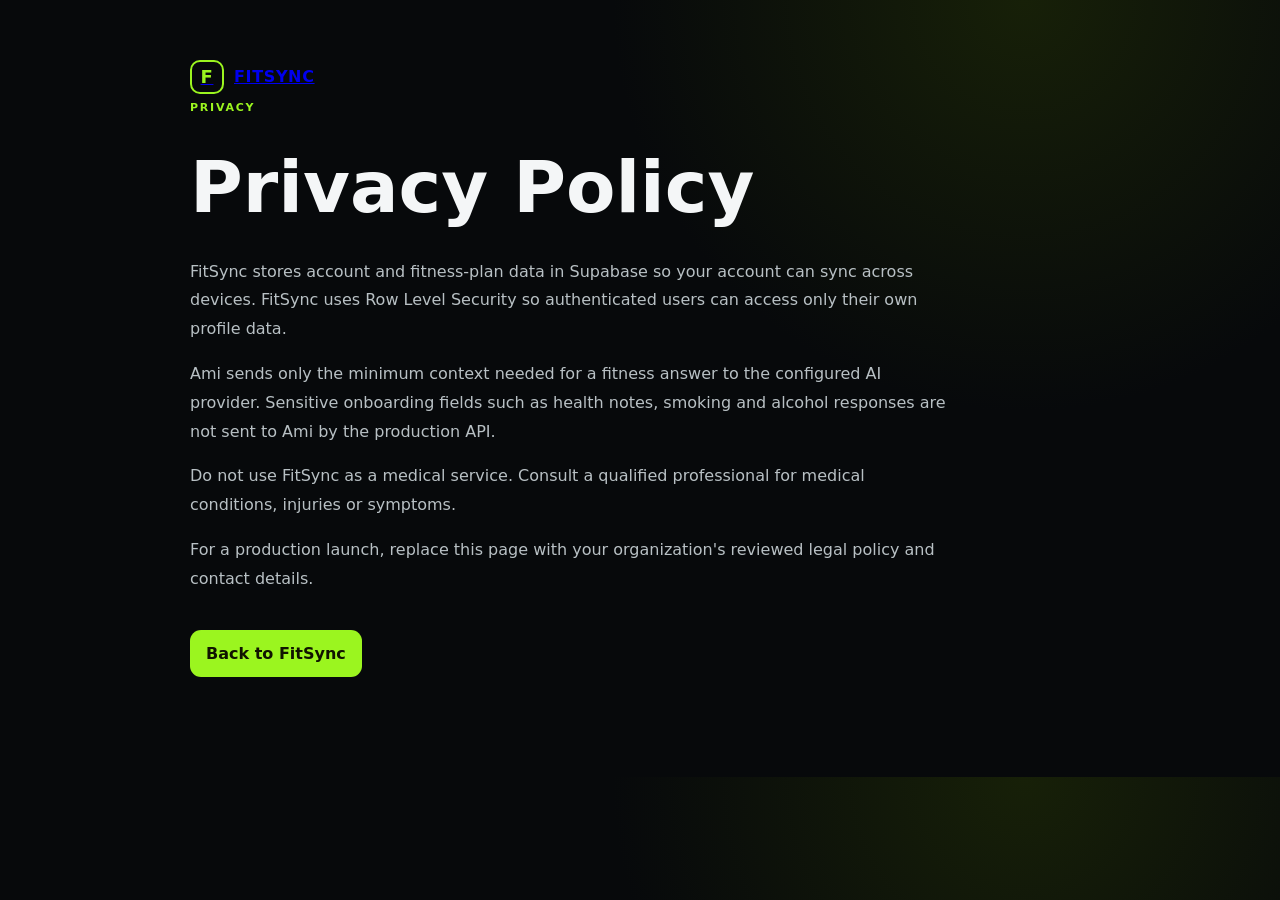
<file: privacy.html>
<!doctype html><html lang="en"><head><meta charset="utf-8"><meta name="viewport" content="width=device-width,initial-scale=1"><title>FitSync — Privacy Policy</title><link rel="stylesheet" href="style.css"><link rel="icon" href="favicon.svg"></head><body><main class="legal-page"><a class="brand" href="/"><span class="brand-mark">F</span><span>FITSYNC</span></a><span class="eyebrow">PRIVACY</span><h1>Privacy Policy</h1><p>FitSync stores account and fitness-plan data in Supabase so your account can sync across devices. FitSync uses Row Level Security so authenticated users can access only their own profile data.</p><p>Ami sends only the minimum context needed for a fitness answer to the configured AI provider. Sensitive onboarding fields such as health notes, smoking and alcohol responses are not sent to Ami by the production API.</p><p>Do not use FitSync as a medical service. Consult a qualified professional for medical conditions, injuries or symptoms.</p><p>For a production launch, replace this page with your organization's reviewed legal policy and contact details.</p><a class="primary-btn" href="/">Back to FitSync</a></main></body></html>
</file>
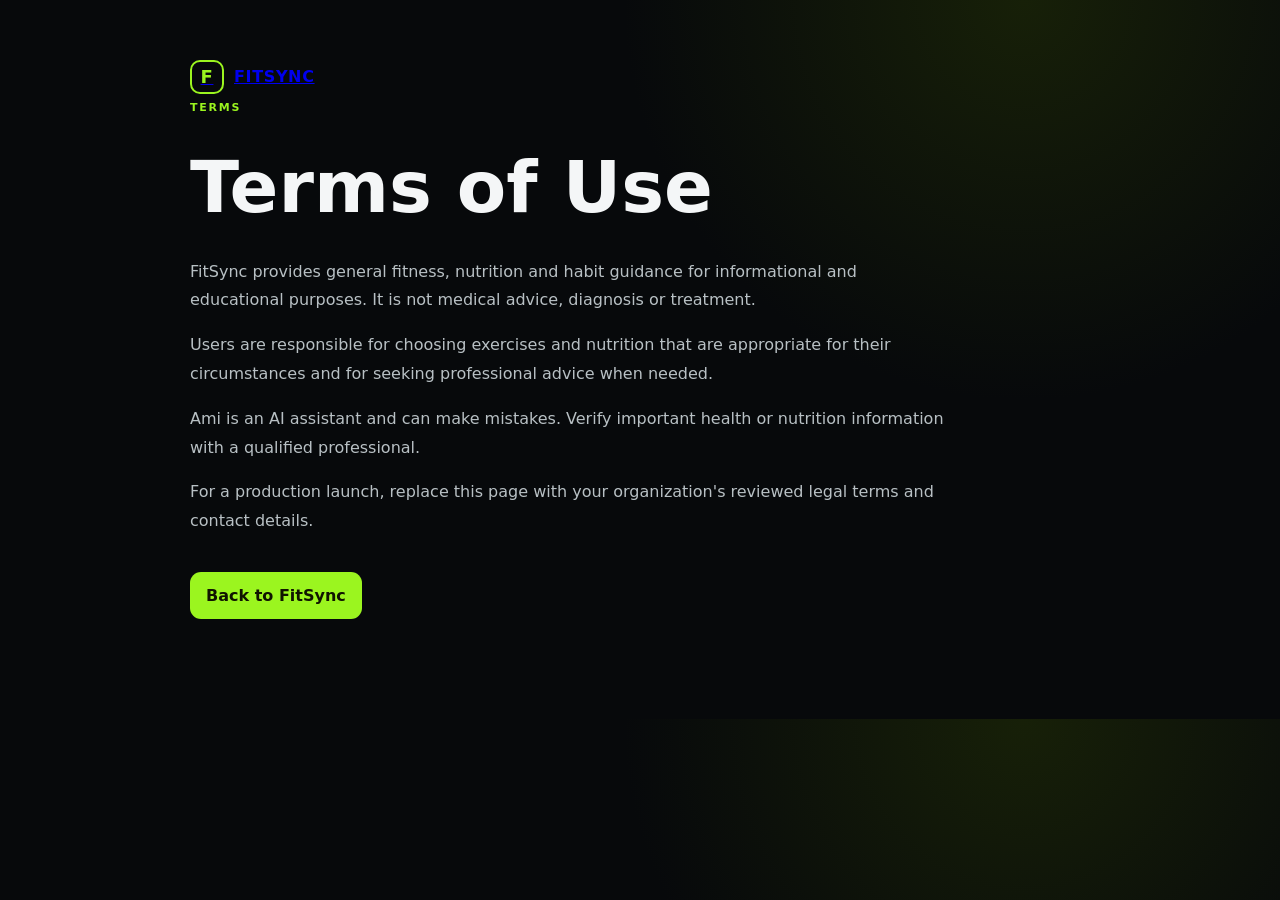
<file: terms.html>
<!doctype html><html lang="en"><head><meta charset="utf-8"><meta name="viewport" content="width=device-width,initial-scale=1"><title>FitSync — Terms</title><link rel="stylesheet" href="style.css"><link rel="icon" href="favicon.svg"></head><body><main class="legal-page"><a class="brand" href="/"><span class="brand-mark">F</span><span>FITSYNC</span></a><span class="eyebrow">TERMS</span><h1>Terms of Use</h1><p>FitSync provides general fitness, nutrition and habit guidance for informational and educational purposes. It is not medical advice, diagnosis or treatment.</p><p>Users are responsible for choosing exercises and nutrition that are appropriate for their circumstances and for seeking professional advice when needed.</p><p>Ami is an AI assistant and can make mistakes. Verify important health or nutrition information with a qualified professional.</p><p>For a production launch, replace this page with your organization's reviewed legal terms and contact details.</p><a class="primary-btn" href="/">Back to FitSync</a></main></body></html>
</file>
<file: style.css>
:root{--bg:#07090b;--panel:#101419;--panel2:#151b20;--line:#293138;--text:#f4f6f7;--muted:#9aa4aa;--accent:#9bf51f;--accent2:#c8ff72;--danger:#ff6868;--shadow:0 18px 50px rgba(0,0,0,.28)}
*{box-sizing:border-box}html{scroll-behavior:smooth}body{margin:0;background:radial-gradient(circle at 80% 0%,#172008 0,#07090b 32%);color:var(--text);font-family:Inter,system-ui,sans-serif;line-height:1.45}button,input,select{font:inherit}button{cursor:pointer}button:disabled{cursor:not-allowed;opacity:.45}.hidden{display:none!important}.muted{color:var(--muted)}.eyebrow{font-size:11px;font-weight:800;letter-spacing:.16em;color:var(--accent);text-transform:uppercase}.brand{display:flex;align-items:center;gap:10px;font-weight:900;letter-spacing:.04em}.brand-mark{width:34px;height:34px;display:grid;place-items:center;border:2px solid var(--accent);border-radius:10px;color:var(--accent);font-size:18px}.wide{width:100%}
.auth-screen{min-height:100vh;display:grid;grid-template-columns:1.15fr .85fr}.auth-visual{padding:70px;display:flex;flex-direction:column;justify-content:space-between;background:linear-gradient(135deg,rgba(155,245,31,.07),transparent 55%)}.auth-copy{max-width:760px}.auth-copy h1{font-size:clamp(48px,7vw,86px);line-height:.98;margin:22px 0}.auth-copy h1 span{color:var(--accent)}.auth-copy p{max-width:650px;font-size:18px;color:#b9c0c5}.mini-stats{display:flex;gap:14px;margin-top:40px}.mini-stats div{border:1px solid var(--line);background:rgba(255,255,255,.025);border-radius:16px;padding:16px 22px;min-width:130px}.mini-stats b{display:block;color:var(--accent);font-size:23px}.mini-stats small{color:var(--muted)}.auth-panel{display:grid;place-items:center;padding:30px;background:#090c0f;border-left:1px solid var(--line)}.auth-box{width:min(470px,100%)}.mobile-brand{display:none}.auth-tabs{display:grid;grid-template-columns:1fr 1fr;border-bottom:1px solid var(--line);margin-bottom:32px}.auth-tab{background:none;border:0;color:var(--muted);padding:15px;font-weight:700}.auth-tab.active{color:var(--text);border-bottom:2px solid var(--accent)}.auth-form{display:grid;gap:16px}.auth-form h2{font-size:30px;margin:0}.auth-form label,.field label{display:grid;gap:7px;color:#dbe0e3;font-size:13px;font-weight:700}.auth-form input,.field input,.field select,.field textarea,.search-input{width:100%;border:1px solid var(--line);background:#0b0f12;color:var(--text);border-radius:12px;padding:13px 14px;outline:none}.auth-form input:focus,.field input:focus,.field select:focus,.field textarea:focus,.search-input:focus{border-color:var(--accent)}.primary-btn,.outline-btn,.ghost-btn,.text-btn,.icon-btn,.logout-btn{border:0;border-radius:11px;padding:12px 16px;font-weight:800}.primary-btn{background:var(--accent);color:#101400}.outline-btn{background:transparent;color:var(--text);border:1px solid var(--line)}.ghost-btn{background:rgba(255,255,255,.05);color:var(--text);border:1px solid rgba(255,255,255,.08)}.text-btn{padding:5px;background:none;color:var(--accent)}.icon-btn{background:rgba(255,255,255,.06);color:var(--text);width:38px;height:38px;padding:0}.primary-btn:hover{filter:brightness(1.08)}.outline-btn:hover,.ghost-btn:hover,.logout-btn:hover{border-color:#52606a;background:#171d22}.form-message{min-height:20px;color:var(--danger);margin:0}.demo-note{color:#6f7a80;font-size:12px}
.app{min-height:100vh}.sidebar{position:fixed;left:0;top:0;bottom:0;width:250px;background:#0b0f12;border-right:1px solid var(--line);padding:25px 16px;display:flex;flex-direction:column;z-index:30}.side-label{color:#5f696f;font-size:10px;font-weight:800;letter-spacing:.16em;margin:28px 10px 10px}.sidebar nav{display:grid;gap:5px}.nav-item{border:0;background:transparent;color:#8e999f;text-align:left;padding:12px;border-radius:10px;font-weight:700;display:flex;align-items:center;gap:12px}.nav-item span{width:20px;text-align:center;font-size:17px}.nav-item:hover,.nav-item.active{background:#171d20;color:#fff}.nav-item.active{box-shadow:inset 3px 0 var(--accent)}.side-bottom{margin-top:auto;display:grid;gap:9px}.streak-card{display:flex;gap:10px;align-items:center;border:1px solid var(--line);background:#11161a;border-radius:13px;padding:12px}.streak-card>span{font-size:22px}.streak-card b,.streak-card small{display:block}.streak-card small{font-size:10px;color:var(--muted)}.logout-btn{background:transparent;border:1px solid var(--line);color:#b6bec2;text-align:left}.main{margin-left:250px;width:calc(100% - 250px);padding:0 34px 50px}.topbar{height:90px;display:flex;align-items:center;justify-content:space-between;border-bottom:1px solid rgba(255,255,255,.06);position:sticky;top:0;background:rgba(7,9,11,.88);backdrop-filter:blur(18px);z-index:15}.top-kicker{font-size:10px;color:#687279;letter-spacing:.16em;font-weight:800;margin:0 0 3px}.topbar h2{margin:0;font-size:18px}.top-actions{display:flex;align-items:center;gap:12px}.xp-pill{border:1px solid var(--line);padding:9px 13px;border-radius:20px;color:var(--accent);font-size:12px}.avatar{width:38px;height:38px;border-radius:50%;border:1px solid #425047;background:#1a211c;color:var(--accent);font-weight:900}.menu-btn{display:none;background:none;color:#fff;border:0;font-size:22px}
.page{display:none;padding-top:34px}.page.active{display:block}.page-title{margin-bottom:28px}.page-title h1{font-size:clamp(30px,4vw,48px);line-height:1.05;margin:8px 0}.page-title p{color:var(--muted);max-width:780px}.hero-card{display:grid;grid-template-columns:1fr 180px;gap:20px;align-items:center;background:linear-gradient(135deg,#131a14,#101419 60%);border:1px solid #344129;border-radius:22px;padding:34px;box-shadow:var(--shadow)}.hero-card h1{font-size:clamp(34px,5vw,58px);margin:10px 0}.hero-card p{color:#b5bdc0;max-width:680px}.hero-actions{display:flex;gap:10px;flex-wrap:wrap}.hero-ring{width:150px;height:150px;border-radius:50%;display:grid;place-items:center;margin-left:auto;background:conic-gradient(var(--accent) 0deg,#263027 0deg);position:relative}.hero-ring:before{content:"";position:absolute;inset:10px;background:#101419;border-radius:50%}.hero-ring>div{position:relative;text-align:center}.hero-ring b{display:block;font-size:30px}.hero-ring small{color:var(--muted)}.quote-strip{margin:20px 0;display:grid;grid-template-columns:auto 1fr auto;align-items:center;gap:14px;padding:17px 20px;border:1px solid var(--line);background:#0f1418;border-radius:17px}.quote-mark{font-size:40px;color:var(--accent);line-height:1}.quote-strip p{font-size:17px;margin:3px 0;font-weight:700}.quote-strip small{color:var(--muted)}.section-heading,.panel-head{display:flex;align-items:center;justify-content:space-between;gap:15px}.section-heading{margin:28px 0 14px}.section-heading h3,.panel-head h3{margin:3px 0 0}.nutrition-grid{display:grid;grid-template-columns:repeat(4,1fr);gap:12px}.nutrition-card,.metric-card,.panel,.workout-card,.meal-card,.progress-card,.challenge-card,.source-card{border:1px solid var(--line);background:rgba(16,20,24,.88);border-radius:15px}.nutrition-card{display:flex;gap:12px;align-items:center;padding:15px}.ring{width:48px;height:48px;border-radius:50%;display:grid;place-items:center;background:#182019;border:1px solid #31402a}.nutrition-card small,.nutrition-card strong,.nutrition-card span{display:block}.nutrition-card small{font-size:9px;color:var(--muted);letter-spacing:.1em;font-weight:800}.nutrition-card strong{font-size:18px}.nutrition-card span{font-size:10px;color:#7d898f}.metric-grid{display:grid;grid-template-columns:repeat(4,1fr);gap:12px;margin-top:14px}.metric-card{padding:16px}.metric-card>span{font-size:21px}.metric-card small,.metric-card strong{display:block}.metric-card small{color:var(--muted);font-size:11px;margin-top:7px}.metric-card strong{font-size:23px;margin:2px 0 10px}.metric-card button{border:0;background:#182017;color:var(--accent);border-radius:8px;padding:7px 9px;font-size:11px;font-weight:800}.dashboard-grid{display:grid;grid-template-columns:1fr 1fr;gap:14px;margin-top:14px}.panel{padding:20px}.energy-options{display:grid;grid-template-columns:repeat(3,1fr);gap:8px;margin:15px 0}.energy-options button{border:1px solid var(--line);background:#0c1013;color:#fff;border-radius:11px;padding:12px;display:grid;gap:4px}.energy-options button.selected{border-color:var(--accent);background:#15200f}.adaptive-result{padding:12px;border-radius:10px;background:#151c16;color:#d5e4ca}.plan-list{display:grid;gap:9px;margin-top:12px}.plan-item{display:flex;align-items:center;gap:10px;padding:10px;border-radius:10px;background:#0c1013;border:1px solid #20282d}.plan-item b{font-size:13px}.plan-item span{margin-left:auto;color:var(--muted);font-size:11px}
.filter-row{display:flex;gap:8px;flex-wrap:wrap;margin-bottom:18px}.filter{border:1px solid var(--line);background:#0d1114;color:#9da6ab;border-radius:20px;padding:8px 13px;font-weight:700}.filter.active{color:#0d1207;background:var(--accent);border-color:var(--accent)}.workout-grid{display:grid;grid-template-columns:repeat(2,1fr);gap:14px}.workout-card{padding:18px;overflow:hidden}.workout-visual{height:125px;border-radius:12px;background:linear-gradient(135deg,#1d2b16,#11171a);display:grid;place-items:center;font-size:52px;margin-bottom:14px}.workout-card>span{font-size:10px;color:var(--accent);font-weight:800;letter-spacing:.12em}.workout-card h3{margin:7px 0}.workout-card p{color:var(--muted);min-height:45px}.workout-card button{width:100%;margin-top:10px}.safety-panel{margin-top:14px;border-color:#3b3327}.safety-panel p{color:#b2aba0}
.diet-top{display:grid;grid-template-columns:1fr 1fr;gap:14px;margin-bottom:14px}.diet-score,.macro-note{border:1px solid var(--line);background:#101419;border-radius:15px;padding:20px}.diet-score strong{font-size:28px;display:block;margin:3px 0}.score-bar,.progress-track{height:8px;background:#20282d;border-radius:20px;overflow:hidden}.score-bar i,.progress-track i{height:100%;display:block;background:var(--accent);width:0}.macro-note{display:flex;flex-direction:column;justify-content:center;gap:7px}.macro-note b{font-size:18px}.macro-note span{color:var(--muted);font-size:13px}.meal-grid{display:grid;grid-template-columns:repeat(3,1fr);gap:12px;margin-bottom:14px}.meal-card{padding:18px;display:flex;gap:13px;align-items:flex-start}.meal-card .meal-icon{font-size:27px}.meal-card small{color:var(--accent);font-size:9px;font-weight:800}.meal-card h3{margin:3px 0}.meal-card p{color:var(--muted);font-size:12px}.meal-card b{font-size:11px}.meal-card button{margin-left:auto;background:var(--accent);border:0;border-radius:9px;padding:8px;font-weight:900}.meal-card .recipe-btn{background:#1b2226;color:#fff;margin-top:8px}.meal-actions{margin-top:10px;display:flex;gap:7px}.food-grid{display:grid;grid-template-columns:repeat(2,1fr);gap:9px;margin-top:15px}.food-item{padding:12px;border:1px solid var(--line);border-radius:11px;display:flex;justify-content:space-between;gap:12px}.food-item b{display:block}.food-item small{color:var(--muted)}.food-item button{background:none;border:0;color:var(--accent)}.nutrition-learn{margin-top:14px}.learn-grid{display:grid;grid-template-columns:repeat(4,1fr);gap:10px;margin-top:15px}.learn-grid div{padding:13px;border-radius:11px;background:#0c1013;border:1px solid var(--line)}.learn-grid p{font-size:12px;color:var(--muted)}.search-input{max-width:280px}
.routine-layout{display:grid;grid-template-columns:1.4fr .6fr;gap:14px}.timeline{display:grid;gap:10px}.routine-item{display:grid;grid-template-columns:65px 10px 1fr auto;gap:12px;align-items:center;padding:16px;border:1px solid var(--line);background:#101419;border-radius:13px}.routine-item.done{border-color:#40522f;background:#11180f}.routine-item .time{color:var(--muted);font-size:12px}.routine-item .dot{width:9px;height:9px;border-radius:50%;background:#4a5359}.routine-item.done .dot{background:var(--accent)}.routine-item h3{margin:0;font-size:14px}.routine-item p{margin:3px 0 0;color:var(--muted);font-size:11px}.routine-check{border:1px solid var(--line);background:#171d21;color:#fff;border-radius:9px;padding:8px 11px;font-size:11px;font-weight:800}.routine-item.done .routine-check{color:#111;background:var(--accent)}.focus-timer{margin:24px 0;display:grid;place-items:center;border:1px solid var(--line);border-radius:16px;padding:30px;background:#0c1013}.focus-timer b{font-size:44px}.focus-timer small{color:var(--muted)}
.recovery-grid{display:grid;grid-template-columns:repeat(3,1fr);gap:14px}.check-card>span{font-size:28px}.number-control{display:flex;align-items:center;gap:15px;margin-top:15px}.number-control button{width:36px;height:36px;border-radius:50%;border:1px solid var(--line);background:#161d21;color:#fff}.number-control b{font-size:24px}.stress-options{display:grid;grid-template-columns:repeat(3,1fr);gap:7px;margin-top:15px}.stress-options button{border:1px solid var(--line);background:#0d1114;color:#fff;border-radius:9px;padding:9px}.stress-options button.selected{border-color:var(--accent);color:var(--accent)}.recovery-score-panel{margin-top:14px}.recovery-score-panel strong{font-size:48px;display:block;color:var(--accent)}
.progress-grid{display:grid;grid-template-columns:repeat(4,1fr);gap:12px}.progress-card{padding:18px}.progress-card>span{font-size:23px}.progress-card small,.progress-card strong{display:block}.progress-card small{color:var(--muted);margin-top:9px}.progress-card strong{font-size:27px;margin:3px 0 14px}.chart-panel{margin-top:14px}.bars{height:230px;display:flex;align-items:end;gap:10px;padding:25px 5px 0}.bar-wrap{height:100%;flex:1;display:flex;flex-direction:column;justify-content:end;align-items:center;gap:7px}.bar{width:min(46px,70%);min-height:4px;background:#34402f;border-radius:7px 7px 2px 2px}.bar.today{background:var(--accent)}.bar-wrap small{color:var(--muted);font-size:10px}.badge-row{display:grid;grid-template-columns:repeat(4,1fr);gap:12px;margin-top:14px}.badge-card{padding:18px;border:1px solid var(--line);border-radius:14px;background:#0f1418;display:grid;gap:5px;opacity:.45}.badge-card.unlocked{opacity:1;border-color:#39492e}.badge-card small{color:var(--muted)}
.coach-layout{display:grid;grid-template-columns:1.3fr .7fr;gap:14px}.coach-card{padding:25px;border:1px solid #3b4b2d;background:linear-gradient(135deg,#151e12,#101419);border-radius:18px}.coach-avatar{width:50px;height:50px;border-radius:15px;display:grid;place-items:center;background:var(--accent);color:#111;font-size:25px;margin-bottom:18px}.coach-card h2{font-size:30px;margin:7px 0}.coach-card p{color:#b5bebd}.coach-actions{display:flex;gap:8px;flex-wrap:wrap}.input-row{display:flex;justify-content:space-between;padding:14px 0;border-bottom:1px solid #20272c}.input-row:last-child{border-bottom:0}.input-row b{color:var(--accent)}.coach-principles{display:grid;grid-template-columns:repeat(4,1fr);gap:10px;margin-top:14px}.coach-principles div{border:1px solid var(--line);border-radius:13px;padding:16px;background:#101419}.coach-principles b{color:var(--accent);display:block}.coach-principles span{color:var(--muted);font-size:12px}
.profile-summary{display:grid;grid-template-columns:repeat(3,1fr);gap:12px}.profile-block{padding:18px;border:1px solid var(--line);border-radius:15px;background:#101419}.profile-block h3{margin:0 0 12px}.profile-row{display:flex;justify-content:space-between;gap:12px;padding:8px 0;border-bottom:1px solid #20272c;font-size:12px}.profile-row:last-child{border:0}.profile-row span{color:var(--muted)}.profile-actions{display:flex;gap:9px;margin-top:14px}.source-grid{display:grid;grid-template-columns:repeat(2,1fr);gap:14px}.source-card{padding:20px}.source-card>b{color:var(--accent);font-size:12px}.source-card h3{margin:5px 0}.source-card p{color:var(--muted);font-size:13px}.source-card a{color:var(--accent);font-weight:800;text-decoration:none}.source-tag{display:inline-block;padding:6px 8px;border-radius:8px;background:#182014;color:var(--accent);font-size:11px}footer{text-align:center;color:#5f696e;font-size:11px;padding:45px 0 5px}
.modal{position:fixed;inset:0;background:rgba(0,0,0,.78);backdrop-filter:blur(10px);display:grid;place-items:center;padding:20px;z-index:100}.onboarding-box,.workout-modal-box,.recipe-modal-box{width:min(920px,100%);max-height:92vh;overflow:auto;background:#0e1317;border:1px solid #30383e;border-radius:20px;box-shadow:0 30px 100px rgba(0,0,0,.55);padding:25px}.modal-top{display:flex;justify-content:space-between;gap:20px;align-items:flex-start}.modal-top h2{margin:5px 0}.modal-close{border:0;background:#171d21;color:#fff;width:36px;height:36px;border-radius:10px;font-size:24px}.stepper{display:flex;gap:7px;margin:20px 0}.step-dot{height:6px;flex:1;background:#273035;border-radius:10px}.step-dot.active{background:var(--accent)}.onboarding-grid{display:grid;grid-template-columns:repeat(2,1fr);gap:13px}.field{display:grid;gap:7px}.field.full{grid-column:1/-1}.field small{color:#758087;font-weight:500}.choice-grid{display:grid;grid-template-columns:repeat(3,1fr);gap:8px}.choice{border:1px solid var(--line);background:#0b1013;color:#dfe4e6;border-radius:11px;padding:12px;text-align:left}.choice.selected{border-color:var(--accent);background:#15200f}.choice b{display:block}.choice small{display:block;color:#7f898f;margin-top:3px}.modal-actions{display:flex;align-items:center;justify-content:space-between;gap:10px;border-top:1px solid #222a2f;margin-top:20px;padding-top:16px}.modal-actions>span{color:var(--muted);font-size:11px}.workout-step-list{display:grid;gap:10px;margin:18px 0}.workout-step{display:grid;grid-template-columns:45px 1fr auto;gap:12px;align-items:center;padding:14px;border:1px solid var(--line);border-radius:13px;background:#0a0f12}.workout-step.completed{border-color:#40532f;background:#10180e}.step-number{width:36px;height:36px;border-radius:10px;background:#1b2226;display:grid;place-items:center;font-weight:900;color:var(--accent)}.workout-step h4{margin:0}.workout-step p{margin:3px 0;color:var(--muted);font-size:11px}.workout-step .step-tools{display:flex;gap:7px;align-items:center}.workout-step button{border:1px solid var(--line);background:#171d21;color:#fff;border-radius:9px;padding:8px 10px;font-size:11px;font-weight:800}.workout-step.completed button{background:var(--accent);color:#111}.timer-pill{color:var(--accent);font-size:11px}.recipe-modal-box{width:min(650px,100%)}.recipe-content h2{margin-bottom:4px}.recipe-content .recipe-meta{color:var(--muted);font-size:12px}.recipe-content h4{margin-bottom:6px}.recipe-content li{color:#b7c0c4;margin:5px 0}
.toast{position:fixed;right:22px;bottom:22px;background:#eef9df;color:#101500;padding:12px 16px;border-radius:12px;font-weight:800;font-size:12px;transform:translateY(20px);opacity:0;pointer-events:none;transition:.2s;z-index:200}.toast.show{transform:none;opacity:1}
@media(max-width:1100px){.nutrition-grid,.metric-grid{grid-template-columns:repeat(2,1fr)}.progress-grid{grid-template-columns:repeat(2,1fr)}.profile-summary{grid-template-columns:1fr 1fr}.learn-grid{grid-template-columns:1fr 1fr}}
@media(max-width:850px){.auth-screen{grid-template-columns:1fr}.auth-visual{display:none}.mobile-brand{display:flex;margin-bottom:25px}.sidebar{transform:translateX(-100%);transition:.25s;box-shadow:20px 0 60px rgba(0,0,0,.5)}.sidebar.open{transform:none}.main{margin-left:0;width:100%;padding:0 16px 40px}.menu-btn{display:block}.topbar{justify-content:flex-start;gap:10px}.top-actions{margin-left:auto}.hero-card,.dashboard-grid,.diet-top,.routine-layout,.coach-layout{grid-template-columns:1fr}.hero-ring{margin:0}.meal-grid,.recovery-grid,.workout-grid,.source-grid{grid-template-columns:1fr}.coach-principles{grid-template-columns:1fr 1fr}.profile-summary{grid-template-columns:1fr}.onboarding-grid{grid-template-columns:1fr}.choice-grid{grid-template-columns:1fr 1fr}}
@media(max-width:560px){.nutrition-grid,.metric-grid,.progress-grid,.badge-row{grid-template-columns:1fr}.hero-card{padding:22px}.quote-strip{grid-template-columns:auto 1fr}.quote-strip .icon-btn{grid-column:2;justify-self:end}.routine-item{grid-template-columns:45px 8px 1fr}.routine-check{grid-column:3;justify-self:start}.search-input{max-width:none}.food-grid{grid-template-columns:1fr}.coach-principles{grid-template-columns:1fr}.onboarding-box,.workout-modal-box,.recipe-modal-box{padding:18px}.workout-step{grid-template-columns:35px 1fr}.workout-step .step-tools{grid-column:2}.modal-actions{flex-wrap:wrap}.modal-actions>span{order:3;width:100%;text-align:center}}

/* ===== FITSYNC HACKATHON ENHANCEMENTS ===== */
.budget-diet{display:grid;grid-template-columns:1fr 280px;gap:18px;align-items:center;margin:14px 0;padding:18px;overflow:hidden}
.budget-copy h3{font-size:23px;margin:5px 0 8px}.budget-copy p{color:var(--muted);max-width:720px}.budget-diet img{width:100%;height:190px;object-fit:cover;border-radius:14px;border:1px solid var(--line)}
.budget-pills{display:flex;gap:8px;flex-wrap:wrap;margin-top:14px}.budget-pills span{padding:8px 10px;border:1px solid var(--line);border-radius:999px;background:#11171a;color:#dfe7e4;font-size:11px;font-weight:800}
.journey-panel{margin-top:14px}.journey-tabs{display:flex;gap:7px;flex-wrap:wrap;margin:12px 0}.journey-tab{border:1px solid var(--line);background:#0d1215;color:#aeb8bd;border-radius:999px;padding:8px 12px;font-size:11px;font-weight:800;cursor:pointer}.journey-tab.active{background:#182313;color:var(--accent);border-color:#4a6139}.journey-chart{height:260px;border:1px solid var(--line);border-radius:15px;background:linear-gradient(180deg,#10161a,#0b0f12);padding:16px;display:flex;align-items:flex-end;gap:12px;position:relative;overflow:hidden}.journey-chart:before{content:"";position:absolute;inset:20px 16px 38px;background:repeating-linear-gradient(to bottom,transparent 0,transparent 45px,rgba(255,255,255,.045) 46px)}.journey-point{flex:1;height:100%;display:flex;flex-direction:column;align-items:center;justify-content:flex-end;gap:8px;position:relative;z-index:1}.journey-point i{width:14px;height:14px;border-radius:50%;background:var(--accent);box-shadow:0 0 0 5px rgba(189,244,95,.08);display:block}.journey-point b{font-size:11px}.journey-point small{color:var(--muted);font-size:10px}.journey-line{position:absolute;height:3px;background:var(--accent);left:8%;right:8%;bottom:72px;opacity:.35;border-radius:99px}.journey-insight{margin-top:12px;padding:13px 15px;border-left:3px solid var(--accent);background:#121a0e;border-radius:9px;color:#dbe7d5;font-size:12px}.milestone-section{margin-top:18px}.milestone-grid{display:grid;grid-template-columns:repeat(5,1fr);gap:10px}.milestone-card{padding:16px;border:1px solid var(--line);border-radius:14px;background:#0f1418;min-height:145px;transition:.25s}.milestone-card:hover{transform:translateY(-3px);border-color:#50643d}.milestone-card.earned{border-color:#526e3a;background:linear-gradient(145deg,#141e10,#0f1418);animation:milestoneIn .45s ease}.milestone-icon{font-size:22px;margin-bottom:15px;display:block}.milestone-card b{display:block;font-size:13px}.milestone-card small{display:block;color:var(--muted);line-height:1.45;margin-top:6px}.milestone-status{display:inline-block;margin-top:10px;font-size:9px;font-weight:900;letter-spacing:.12em;color:#727d82}.milestone-card.earned .milestone-status{color:var(--accent)}
@keyframes milestoneIn{0%{transform:scale(.97);opacity:.55}100%{transform:scale(1);opacity:1}}
.team-credit{padding:22px;border-top:1px solid var(--line);margin-top:25px}.team-credit strong{display:block;font-size:20px;margin:6px 0}.team-credit p{color:#aeb8bd;margin:6px auto;max-width:850px}.team-credit small{color:#626c72}
.ami-launcher{position:fixed;right:24px;bottom:24px;z-index:90;border:1px solid #53683c;background:linear-gradient(135deg,#182313,#101613);color:#eff9e5;border-radius:16px;padding:10px 13px;display:flex;align-items:center;gap:9px;box-shadow:0 14px 40px rgba(0,0,0,.4);cursor:pointer}.ami-launcher b{display:block;font-size:12px;text-align:left}.ami-launcher small{display:block;color:#9eaaa2;font-size:9px}.ami-launcher i{font-size:8px;color:var(--accent);font-style:normal}.ami-spark{width:31px;height:31px;border-radius:10px;background:var(--accent);color:#101500;display:grid;place-items:center;font-weight:900}.ami-panel{position:fixed;right:24px;bottom:90px;width:min(390px,calc(100vw - 30px));height:min(590px,calc(100vh - 120px));z-index:95;background:#0b1013;border:1px solid #344039;border-radius:20px;box-shadow:0 30px 90px rgba(0,0,0,.65);display:flex;flex-direction:column;overflow:hidden}.ami-panel.hidden{display:none}.ami-head{padding:14px;border-bottom:1px solid var(--line);display:flex;align-items:center;gap:10px}.ami-avatar{width:38px;height:38px;border-radius:12px;background:var(--accent);color:#101500;display:grid;place-items:center;font-weight:900}.ami-head b{display:block}.ami-head small{display:block;color:var(--muted);font-size:10px;margin-top:2px}.ami-head .modal-close{margin-left:auto}.ami-safety{font-size:9px;color:#87928f;padding:9px 13px;background:#10161a;border-bottom:1px solid var(--line)}.ami-messages{flex:1;overflow:auto;padding:14px;display:grid;align-content:start;gap:10px}.ami-msg{max-width:84%;padding:10px 12px;border-radius:13px;font-size:11px;line-height:1.5}.ami-msg.bot{background:#151d18;border:1px solid #2d3a2d;color:#dbe6d8}.ami-msg.user{margin-left:auto;background:var(--accent);color:#111700}.ami-quick{padding:8px 12px;display:flex;gap:6px;overflow:auto;border-top:1px solid var(--line)}.ami-quick button{white-space:nowrap;border:1px solid var(--line);background:#11171a;color:#b8c2c4;border-radius:999px;padding:7px 9px;font-size:9px}.ami-form{display:flex;gap:7px;padding:10px;border-top:1px solid var(--line)}.ami-form input{flex:1;background:#10161a;border:1px solid var(--line);color:#fff;border-radius:10px;padding:10px;font-size:11px;outline:none}.ami-form button{width:38px;border:0;border-radius:10px;background:var(--accent);color:#111700;font-weight:900}
.cloud-badge{display:inline-flex;align-items:center;gap:6px;padding:5px 8px;border-radius:999px;background:#151d18;color:#a9c59a;font-size:9px;font-weight:800}.cloud-badge.offline{background:#1b1713;color:#d1a777}
@media(max-width:900px){.milestone-grid{grid-template-columns:repeat(2,1fr)}.budget-diet{grid-template-columns:1fr}.budget-diet img{height:220px}}
@media(max-width:560px){.milestone-grid{grid-template-columns:1fr}.ami-launcher{right:14px;bottom:14px}.ami-panel{right:14px;bottom:78px}.journey-chart{height:220px}}

/* FitSync v6 upgrade */
.recipe-explorer{margin-top:14px}.recipe-explorer-head p{margin:5px 0 0;max-width:720px}.recipe-toolbar{display:flex;gap:10px;align-items:center;margin-top:16px;flex-wrap:wrap}.recipe-search{flex:1;min-width:240px}.recipe-category{max-width:170px}.recipe-count{font-size:11px;color:var(--muted);font-weight:800}.recipe-grid{display:grid;grid-template-columns:repeat(3,1fr);gap:12px;margin-top:14px}.recipe-card{padding:17px;border:1px solid var(--line);border-radius:15px;background:linear-gradient(180deg,#12181b,#0d1114);transition:.2s}.recipe-card:hover{transform:translateY(-2px);border-color:#46543b}.recipe-card-top{display:flex;justify-content:space-between;align-items:center}.recipe-card-top>span{font-size:9px;color:var(--accent);font-weight:900;letter-spacing:.12em}.favorite-recipe{border:0;background:#182017;color:#78827d;border-radius:50%;width:32px;height:32px;font-size:18px}.favorite-recipe.active{color:#ff7c9b;background:#28161d}.recipe-card h3{margin:10px 0 5px}.recipe-card p{font-size:11px;color:var(--muted);min-height:32px}.recipe-tags{display:flex;gap:6px;flex-wrap:wrap;margin:12px 0}.recipe-tags span{font-size:10px;padding:5px 7px;border-radius:7px;background:#182018;color:#c9d4c3}.recipe-open{width:100%}.recipe-empty{grid-column:1/-1;padding:35px;border:1px dashed var(--line);border-radius:14px;display:grid;gap:5px;text-align:center}.recipe-empty span{color:var(--muted);font-size:12px}.workout-integrity{display:flex;gap:15px;align-items:center;flex-wrap:wrap;padding:12px;border:1px solid #35452c;background:#101810;border-radius:12px;margin:14px 0}.workout-integrity>span{font-size:10px;color:var(--accent);font-weight:900;letter-spacing:.1em}.workout-integrity b{font-size:13px}.workout-integrity label{margin-left:auto;font-size:11px;color:var(--muted)}.workout-integrity select{background:#0c1013;color:#fff;border:1px solid var(--line);border-radius:8px;padding:7px}.video-link{display:inline-block;margin-top:7px;color:var(--accent);font-size:11px;font-weight:800;text-decoration:none}.video-link:hover{text-decoration:underline}.insight-pulse{font-size:9px;color:var(--accent);font-weight:900}.momentum-grid{display:grid;grid-template-columns:repeat(3,1fr);gap:9px;margin:15px 0}.momentum-grid div{padding:13px;border:1px solid var(--line);background:#0c1013;border-radius:11px}.momentum-grid small,.momentum-grid b{display:block}.momentum-grid small{font-size:9px;color:var(--muted);font-weight:900;letter-spacing:.1em}.momentum-grid b{font-size:14px;margin-top:4px}.momentum-cta{display:flex;justify-content:space-between;align-items:center;gap:10px;padding-top:12px;border-top:1px solid #20272c}.momentum-cta span{font-size:12px;color:#c8d0d0}@media(max-width:1050px){.recipe-grid{grid-template-columns:repeat(2,1fr)}.dashboard-grid{grid-template-columns:1fr}}@media(max-width:700px){.recipe-grid{grid-template-columns:1fr}.momentum-grid{grid-template-columns:1fr}.workout-integrity label{margin-left:0;width:100%}.recipe-explorer-head{align-items:flex-start;flex-direction:column}}

/* v7 cloud + smart coaching */
.cloud-status{font-size:.68rem;font-weight:800;letter-spacing:.08em;padding:.45rem .65rem;border:1px solid var(--border);border-radius:999px;color:var(--muted);white-space:nowrap;background:rgba(255,255,255,.03)}
.cloud-status.cloud-on{color:var(--accent);border-color:color-mix(in srgb,var(--accent) 45%,transparent);background:color-mix(in srgb,var(--accent) 8%,transparent)}
.ami-typing{opacity:.7;font-style:italic}
@media(max-width:720px){.cloud-status{display:none}}

/* v7 production polish */
.auth-row{display:flex;align-items:center;justify-content:space-between;gap:10px;margin-top:-7px}.auth-hint{font-size:10px;color:#68747a}.legal-note{margin:18px 0 0;color:#667177;font-size:10px;line-height:1.6}.legal-note a{color:#a7c97f;text-decoration:none}.legal-note a:hover{text-decoration:underline}.reset-box{padding:32px;background:#101419;border:1px solid var(--line);border-radius:18px;box-shadow:var(--shadow)}

.legal-page{width:min(900px,calc(100% - 32px));margin:0 auto;padding:60px 0 100px}.legal-page h1{font-size:clamp(40px,7vw,72px);margin:18px 0}.legal-page p{max-width:760px;color:#b8c0c4;line-height:1.8}.legal-page .primary-btn{display:inline-block;margin-top:20px;text-decoration:none}

/* FITSYNC THEME SYSTEM */
html[data-theme="light"]{--bg:#f5f7f3;--panel:#ffffff;--panel2:#eef2ec;--line:#d9dfd7;--text:#172019;--muted:#667169;--accent:#5a9d12;--accent2:#78bd2c;--danger:#c94747;--shadow:0 18px 50px rgba(22,35,24,.10)}
html[data-theme="light"] body{background:radial-gradient(circle at 80% 0%,#edf6e2 0,#f7f8f6 38%,#f2f5f1 100%);color:var(--text)}
html[data-theme="light"] .sidebar{background:rgba(255,255,255,.92);border-color:var(--line)}
html[data-theme="light"] .main{background:transparent}
html[data-theme="light"] .auth-panel{background:#f7f9f6;border-color:var(--line)}
html[data-theme="light"] .auth-visual{background:linear-gradient(135deg,rgba(90,157,18,.09),transparent 55%)}
html[data-theme="light"] .auth-copy p{color:#566158}
html[data-theme="light"] .auth-box,.html[data-theme="light"] .reset-box{background:#fff;border-color:var(--line)}
html[data-theme="light"] input,html[data-theme="light"] select,html[data-theme="light"] textarea{background:#fff!important;color:var(--text)!important;border-color:var(--line)!important}
html[data-theme="light"] .nav-item{color:#69736c}
html[data-theme="light"] .nav-item.active{background:#edf6e4;color:#4d8b0d}
html[data-theme="light"] .panel,html[data-theme="light"] .card,html[data-theme="light"] .metric-card,html[data-theme="light"] .nutrition-card,html[data-theme="light"] .recipe-card,html[data-theme="light"] .milestone-card{background:#fff;border-color:var(--line)}
html[data-theme="light"] .journey-chart{background:linear-gradient(180deg,#fff,#f5f8f4)}
html[data-theme="light"] .journey-chart:before{background:repeating-linear-gradient(to bottom,transparent 0,transparent 45px,rgba(30,45,32,.07) 46px)}
html[data-theme="light"] .journey-insight{background:#f0f7e9;color:#34412f}
html[data-theme="light"] .recipe-tags span,html[data-theme="light"] .budget-pills span{background:#f1f5ef;color:#50604f}
html[data-theme="light"] .journey-tab{background:#fff;color:#68736b}
html[data-theme="light"] .journey-tab.active{background:#edf6e4;color:#4d8b0d;border-color:#b8d69a}
html[data-theme="light"] .ami-panel{background:#fff;border-color:var(--line);box-shadow:0 30px 90px rgba(20,35,24,.20)}
html[data-theme="light"] .ami-safety{background:#f4f7f3;color:#657069;border-color:var(--line)}
html[data-theme="light"] .ami-msg.bot{background:#f0f5ee;border-color:#d9e3d4;color:#34412f}
html[data-theme="light"] .ami-quick button{background:#f6f8f5;color:#59645c;border-color:var(--line)}
html[data-theme="light"] .ami-form{border-color:var(--line)}
html[data-theme="light"] .ami-form input{background:#f7f9f6;color:var(--text);border-color:var(--line)}
html[data-theme="light"] .cloud-status{background:#f6f8f5}
html[data-theme="light"] .cloud-badge{background:#edf6e4}
html[data-theme="light"] .topbar{background:rgba(247,249,246,.80)}
.theme-toggle{display:inline-flex;align-items:center;gap:6px;border:1px solid var(--line);background:var(--panel);color:var(--text);border-radius:999px;padding:7px 10px;font-size:10px;font-weight:900;transition:.2s}
.theme-toggle:hover{border-color:var(--accent);transform:translateY(-1px)}
.theme-toggle span:first-child{font-size:14px}
@media(max-width:700px){.theme-toggle span:last-child{display:none}.theme-toggle{width:34px;height:34px;padding:0;justify-content:center}.top-actions{gap:6px}}


/* v9 PRODUCT EXPERIENCE */
.smart-focus{margin-top:14px;display:flex;align-items:center;justify-content:space-between;gap:24px;background:linear-gradient(135deg,rgba(155,245,31,.08),rgba(16,20,24,.92));border-color:#344129}
.smart-focus h3{margin:6px 0 5px;font-size:21px}.smart-focus p{margin:0;color:var(--muted);max-width:700px}.focus-actions{display:flex;gap:8px;flex-wrap:wrap;justify-content:flex-end}.focus-actions button{white-space:nowrap}
.food-guide-panel{margin-top:14px}.food-guide-panel .panel-head{align-items:flex-start}.food-guide-panel .panel-head p{max-width:720px;margin:6px 0 0;font-size:12px}
.food-grid{grid-template-columns:1fr;gap:8px}.food-item{padding:13px 15px;align-items:center;background:var(--panel);}.food-main{min-width:190px}.food-main b{font-size:14px}.food-main small{display:block;color:var(--muted);margin-top:3px}.food-numbers{display:grid;grid-template-columns:repeat(4,minmax(90px,1fr));gap:8px;flex:1}.food-numbers span{background:var(--panel2);border:1px solid var(--line);border-radius:10px;padding:7px 9px}.food-numbers b{display:block;font-size:12px}.food-numbers small{display:block;color:var(--muted);font-size:9px;margin-top:2px}
html[data-theme="light"] .smart-focus{background:linear-gradient(135deg,#f1f8e9,#fff);border-color:#c9dcb9}.theme-toggle{box-shadow:none}
@media(max-width:900px){.smart-focus{align-items:flex-start;flex-direction:column}.focus-actions{justify-content:flex-start}.food-numbers{grid-template-columns:repeat(2,minmax(90px,1fr))}}
@media(max-width:560px){.food-item{display:block}.food-main{margin-bottom:10px}.food-numbers{grid-template-columns:repeat(2,1fr)}}
</file>
